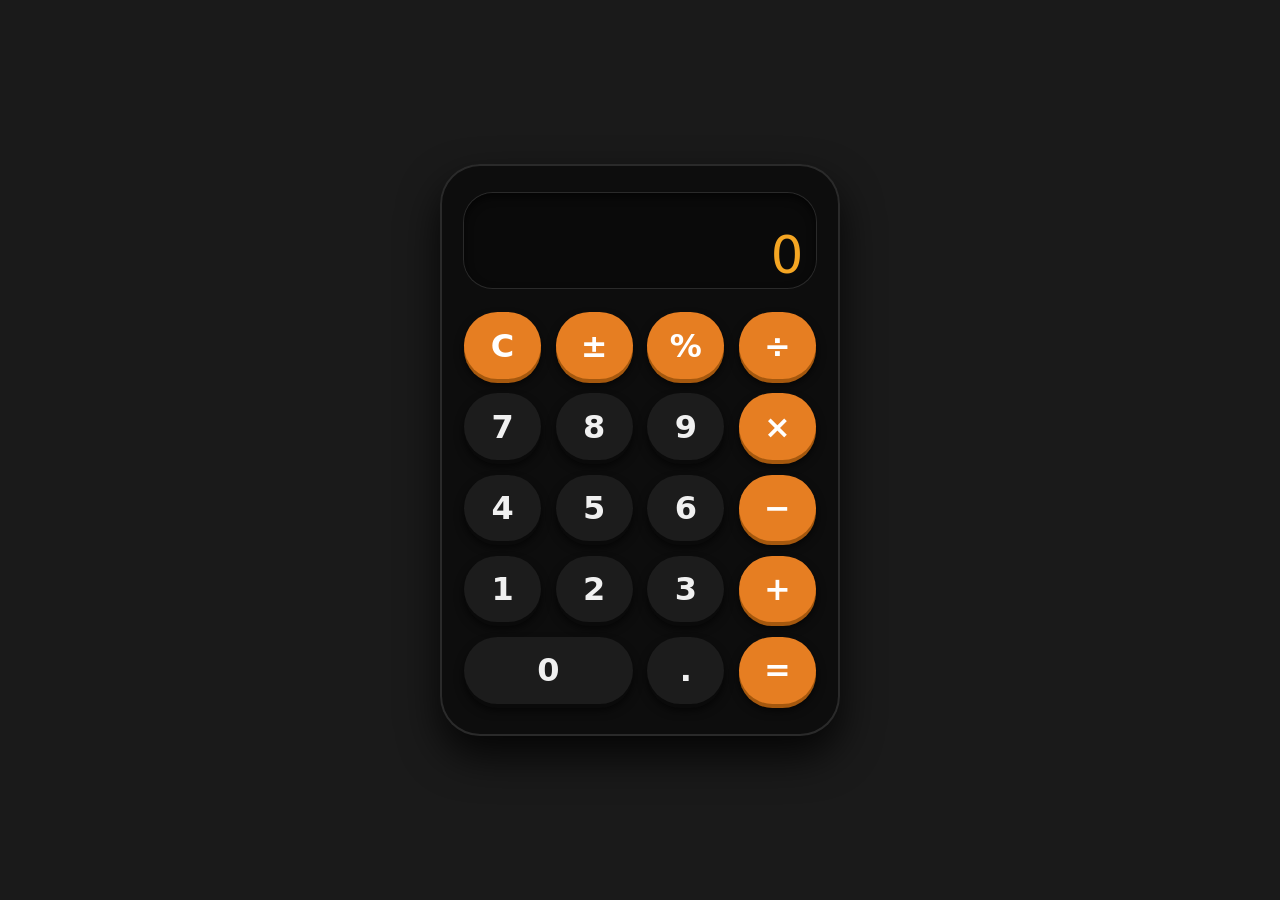
<file: calculator/index.html>
<!DOCTYPE html>
<html lang="en">
<head>
    <meta charset="UTF-8" />
    <meta name="viewport" content="width=device-width, initial-scale=1.0" />
    <title>Black & Orange Calculator</title>
    <link rel="stylesheet" href="style.css" />
</head>
<body>
    <div class="calculator">
        <div class="display">
            <div class="expression" id="expression"></div>
            <div class="result" id="result">0</div>
        </div>
        <div class="buttons">
            <!-- Row 1 -->
            <button class="btn orange" data-value="C">C</button>
            <button class="btn orange" data-value="±">±</button>
            <button class="btn orange" data-value="%">%</button>
            <button class="btn orange" data-value="÷">÷</button>

            <!-- Row 2 -->
            <button class="btn dark" data-value="7">7</button>
            <button class="btn dark" data-value="8">8</button>
            <button class="btn dark" data-value="9">9</button>
            <button class="btn orange" data-value="×">×</button>

            <!-- Row 3 -->
            <button class="btn dark" data-value="4">4</button>
            <button class="btn dark" data-value="5">5</button>
            <button class="btn dark" data-value="6">6</button>
            <button class="btn orange" data-value="−">−</button>

            <!-- Row 4 -->
            <button class="btn dark" data-value="1">1</button>
            <button class="btn dark" data-value="2">2</button>
            <button class="btn dark" data-value="3">3</button>
            <button class="btn orange" data-value="+">+</button>

            <!-- Row 5 -->
            <button class="btn dark zero" data-value="0">0</button>
            <button class="btn dark" data-value=".">.</button>
            <button class="btn orange equal" data-value="=">=</button>
        </div>
    </div>
    <script src="script.js"></script>
</body>
</html>
</file>
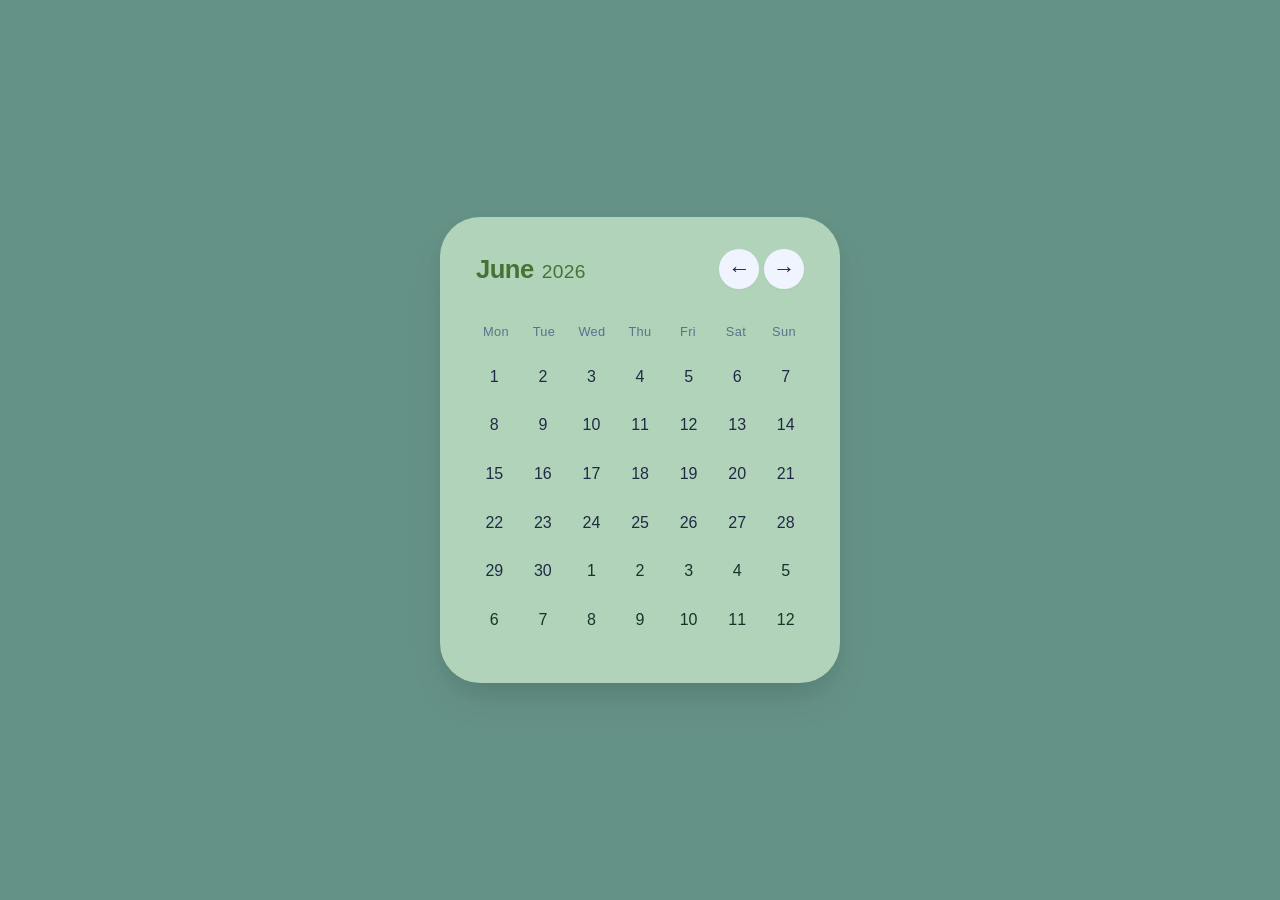
<file: miniCalender/index.html>
<!DOCTYPE html>
<html lang="en">
<head>
  <meta charset="UTF-8" />
  <meta name="viewport" content="width=device-width, initial-scale=1.0" />
  <title>Mini Calendar · June 2026</title>
  <!-- separate CSS file -->
  <link rel="stylesheet" href="style.css" />
</head>
<body>
  <div class="calendar">
    <!-- header: month + year + navigation -->
    <div class="calendar-header">
      <div class="month-year">
        <span class="month" id="monthDisplay">June</span>
        <span class="year" id="yearDisplay">2026</span>
      </div>
      <div class="nav-buttons">
        <button class="nav-btn" id="prevBtn" aria-label="Previous month">←</button>
        <button class="nav-btn" id="nextBtn" aria-label="Next month">→</button>
      </div>
    </div>

    <!-- weekday labels -->
    <div class="weekdays">
      <span>Mon</span>
      <span>Tue</span>
      <span>Wed</span>
      <span>Thu</span>
      <span>Fri</span>
      <span>Sat</span>
      <span>Sun</span>
    </div>

    <!-- days grid -->
    <div class="days-grid" id="daysGrid"></div>

    <!-- tiny footer (optional) -->
    <div class="calendar-footer"></div>
  </div>

  <!-- separate JavaScript file -->
  <script src="script.js"></script>
</body>
</html>
</file>
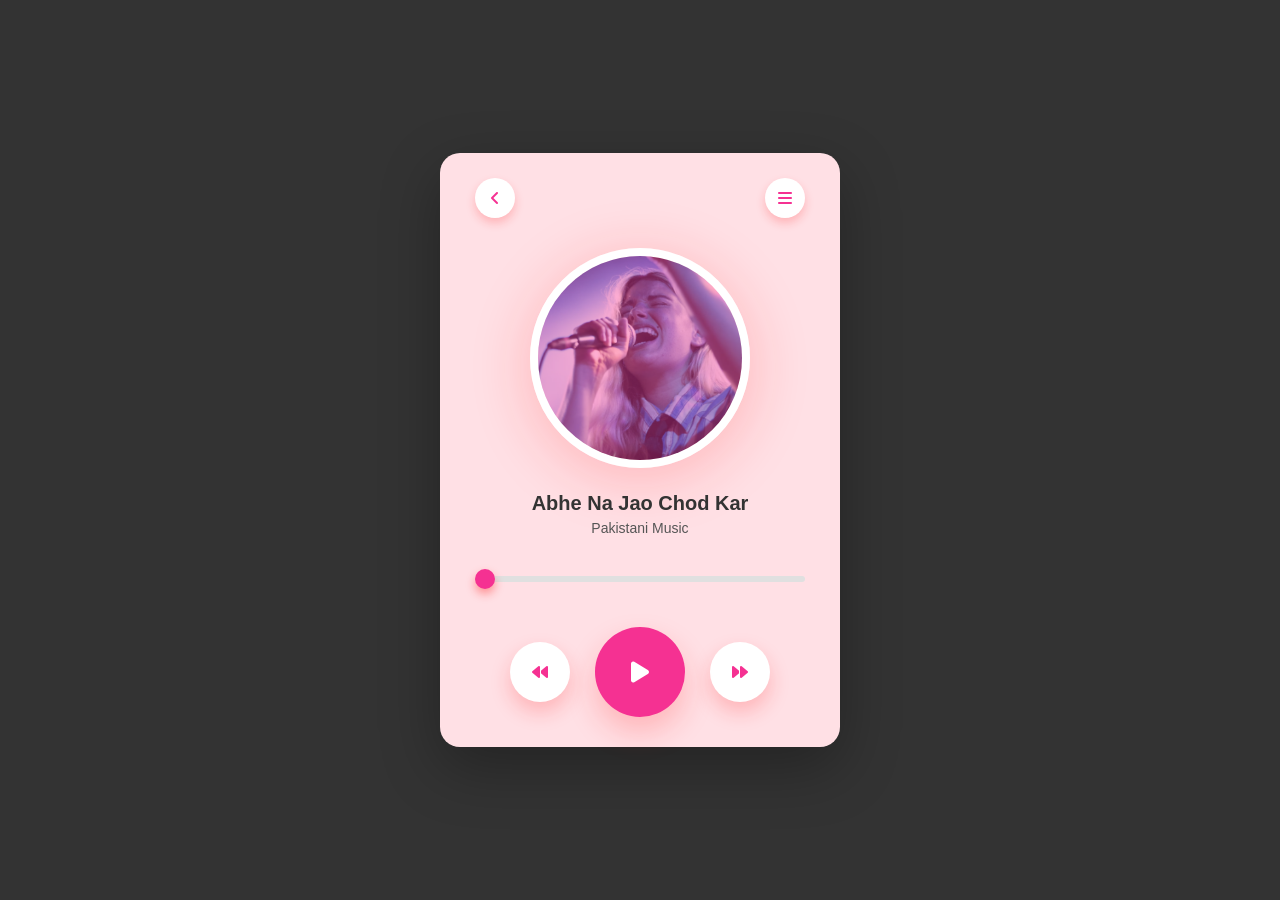
<file: musicPlayer/index.html>
<!DOCTYPE html>
<html lang="en">
<head>
    <meta charset="UTF-8">
    <meta name="viewport" content="width=device-width, initial-scale=1.0">
    <link rel="stylesheet" href="style.css">
    <link rel="stylesheet" href="https://cdnjs.cloudflare.com/ajax/libs/font-awesome/6.4.0/css/all.min.css">
    <title>Music Player Design</title>
</head>
<body>
    <div class="container">
        <div class="music-player">
            <nav> 
                <div class="circle">
                    <i class="fa-solid fa-angle-left"></i>
                </div>
                <div class="circle">
                    <i class="fa-solid fa-bars"></i>
                </div>
            </nav>
            <img src="468-thumbnail.png" class="song-img" alt="Song Cover">
            <h1>Abhe Na Jao Chod Kar</h1>
            <p>Pakistani Music</p>

            <audio id="song">
                <source src="https://www.soundhelix.com/examples/mp3/SoundHelix-Song-1.mp3" type="audio/mpeg">
            </audio>
            
            <input type="range" value="0" id="progress">
            
            <div class="controls">
                <div onclick="prevSong()"><i class="fa-solid fa-backward"></i></div>
                <div onclick="playPause()"><i class="fa-solid fa-play" id="ctrlIcon"></i></div>
                <div onclick="nextSong()"><i class="fa-solid fa-forward"></i></div>
            </div>
        </div>
    </div>
    <script src="script.js"></script>
</body>
</html>
</file>
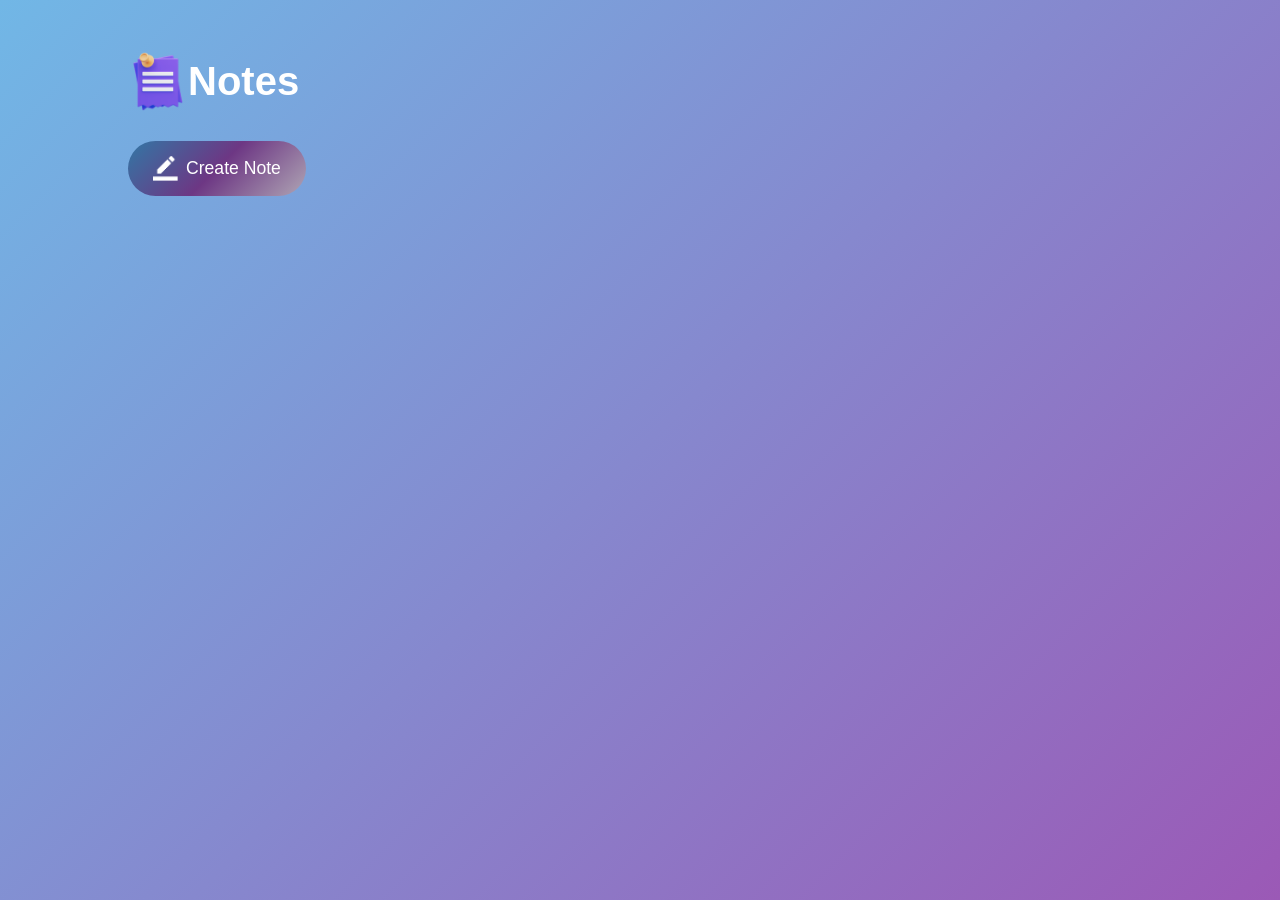
<file: notesGenerator/index.html>
<!DOCTYPE html>
<html lang="en">
<head>
    <meta charset="UTF-8">
    <meta name="viewport" content="width=device-width, initial-scale=1.0">
    <link rel="stylesheet" href="style.css">
    <title>Notes App</title>
</head>
<body>
    <div class="container">
        <h1><img src="notes.png" alt="Notes"> Notes</h1>
       <button class="btn"><img src="edit.png" alt="Notes" > Create Note</button>
       <div class="notes-container">
         <p contenteditable="true" class="input-box">
            <img src="delete.png" alt="">
         </p> 
       </div>
    </div>
</body>
<script src="script.js"></script>
</html>
</file>
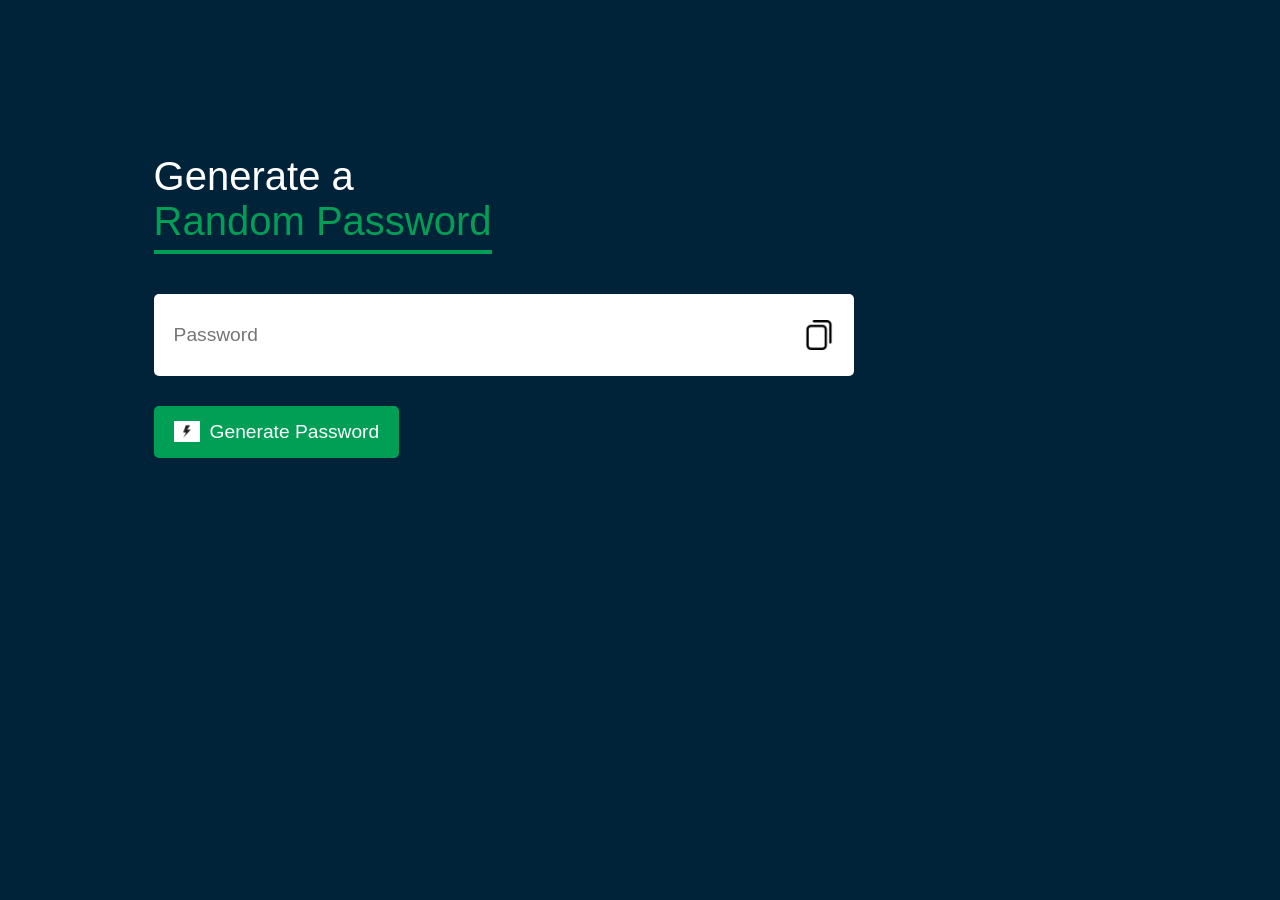
<file: password_generator/index.html>
<!DOCTYPE html>
<html lang="en">
<head>
    <meta charset="UTF-8">
    <meta name="viewport" content="width=device-width, initial-scale=1.0">
    <link rel="stylesheet" href="style.css">
    <title>Random Password Generator</title>
</head>
<body>
    <div class="container">
        <h1>Generate a <br> <span>Random Password</span></h1>
        <div class="display">
            <input type="text" id="password" placeholder="Password">
            <img src="1621635.png" alt="Copy" id="copyIcon" onclick="copyPassword()">
        </div>
        <button class="btn" onclick="createPassword()"> <img src="sarmi8-38.webp" alt="Generate"> Generate Password</button>
    </div>
</body>
<script src="app.js"></script>
</html>
</file>
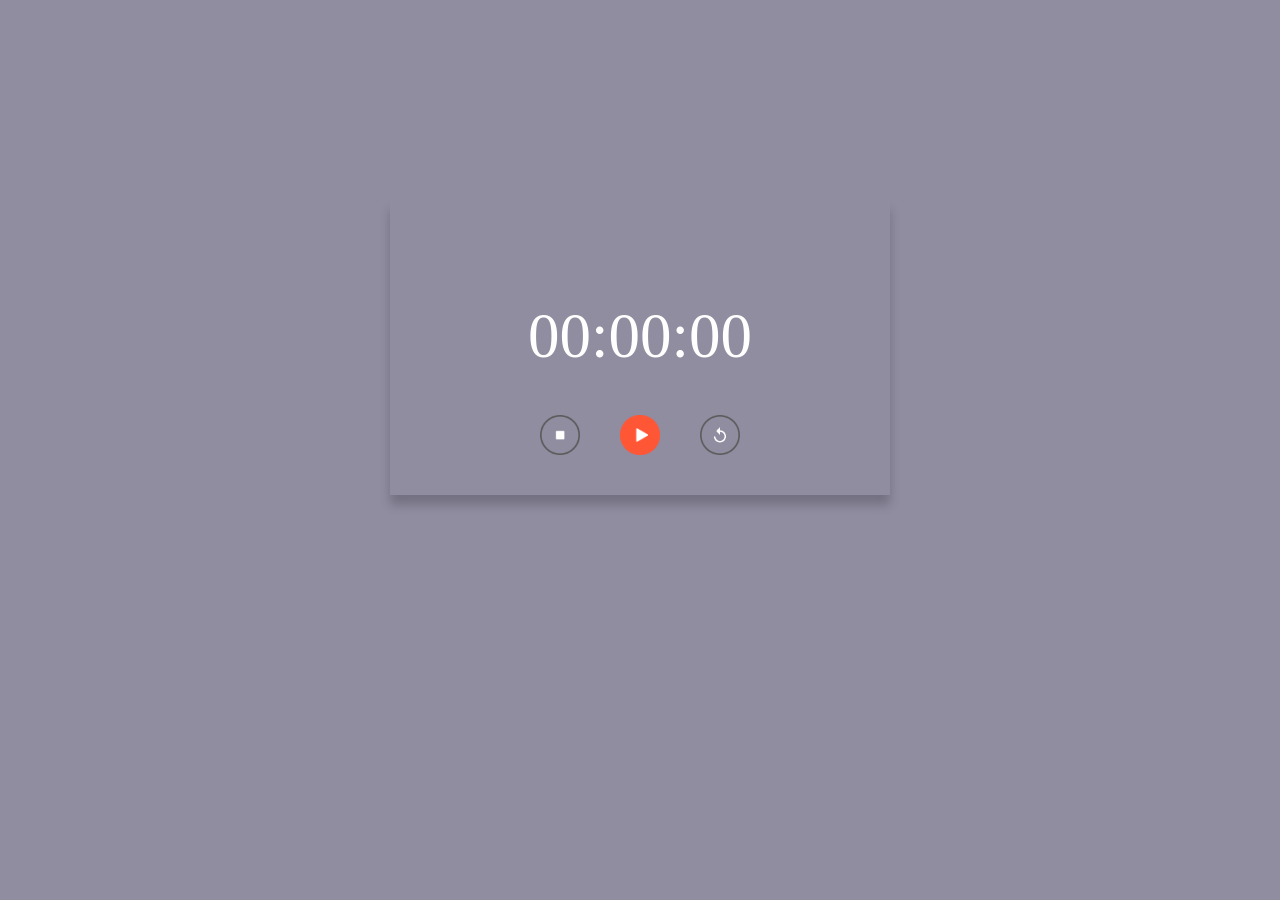
<file: stopWatch/index.html>
<!DOCTYPE html>
<html lang="en">
<head>
    <meta charset="UTF-8">
    <meta name="viewport" content="width=device-width, initial-scale=1.0">
    <link rel="stylesheet" href="style.css">
    <title> Stop Watch</title>
</head>
<body>
    <div class="stopwatch">
        <h1 id="displayTime">00:00:00</h1>
        <div class="buttons">
            <img src="stop.png" alt="" onclick="watchStop()">
            <img src="start.png" alt="" onclick="watchStart()">
            <img src="reset.png" alt="" onclick="watchReset()">
        </div>
    </div>
</body>
<script src="script.js"></script>
</html>
</file>
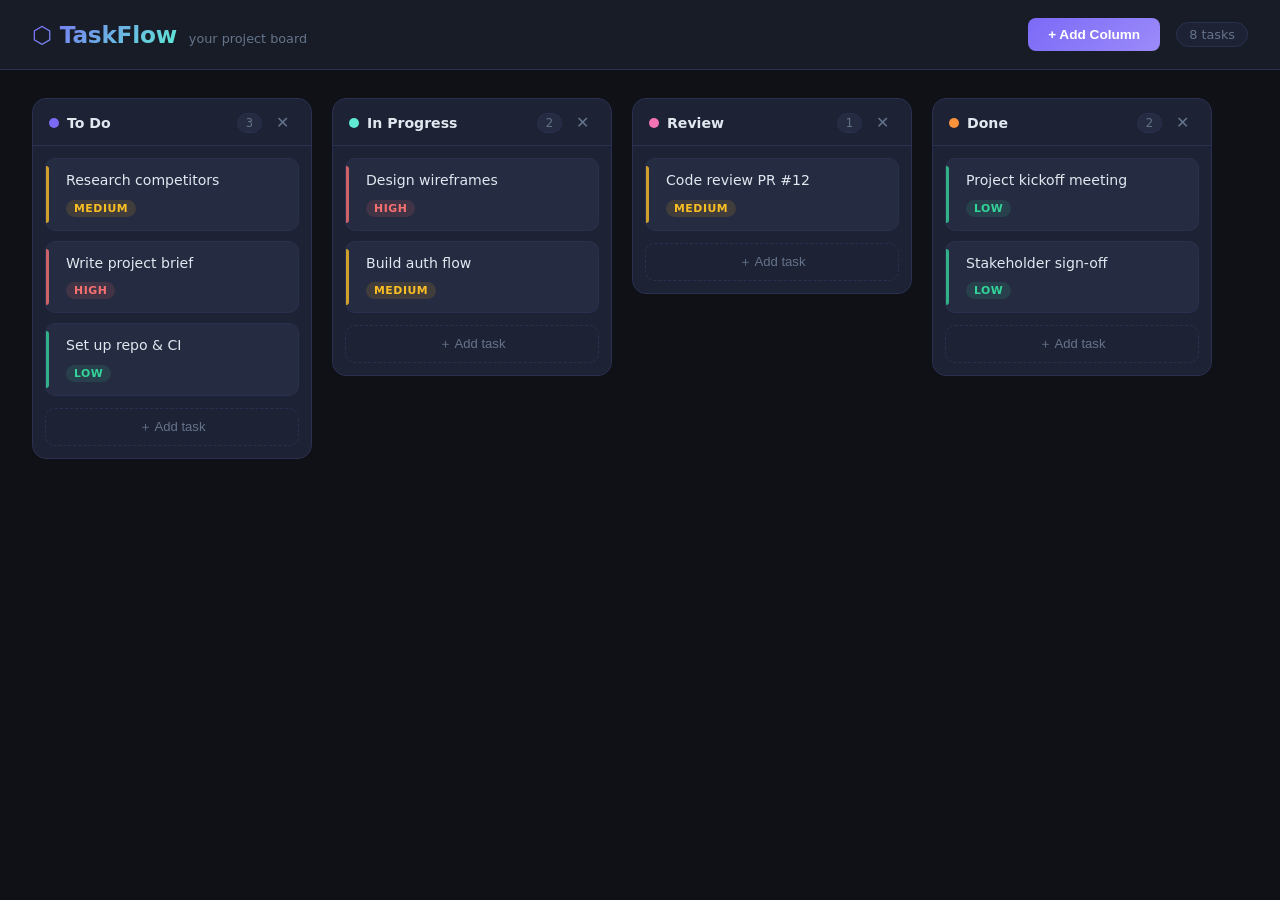
<file: TaskFlow/index.html>
<!DOCTYPE html>
<html lang="en">
<head>
  <meta charset="UTF-8" />
  <meta name="viewport" content="width=device-width, initial-scale=1.0"/>
  <title>TaskFlow — Drag & Drop Board</title>
  <link rel="stylesheet" href="style.css" />
</head>
<body>

  <!-- Header -->
  <header class="header">
    <div class="header-left">
      <span class="logo">⬡ TaskFlow</span>
      <span class="subtitle">your project board</span>
    </div>
    <div class="header-right">
      <button class="btn-add-col" id="addColBtn">+ Add Column</button>
      <span class="task-count" id="taskCount">0 tasks</span>
    </div>
  </header>

  <!-- Board -->
  <main class="board-wrapper">
    <div class="board" id="board">
      <!-- Columns injected by JS -->
    </div>
  </main>

  <!-- Add Column Modal -->
  <div class="modal-overlay" id="colModal">
    <div class="modal">
      <h3>New Column</h3>
      <label>Column Name</label>
      <input type="text" id="colNameInput" placeholder="e.g. In Review…" maxlength="30" />
      <div class="modal-actions">
        <button class="btn ghost" id="colCancel">Cancel</button>
        <button class="btn primary" id="colConfirm">Create</button>
      </div>
    </div>
  </div>

  <!-- Add Task Modal -->
  <div class="modal-overlay" id="taskModal">
    <div class="modal">
      <h3>New Task</h3>
      <label>Task title</label>
      <input type="text" id="taskTitleInput" placeholder="What needs doing?" maxlength="60" />
      <label>Priority</label>
      <div class="priority-picker" id="priorityPicker">
        <button class="pri-btn active" data-priority="low">🟢 Low</button>
        <button class="pri-btn" data-priority="medium">🟡 Medium</button>
        <button class="pri-btn" data-priority="high">🔴 High</button>
      </div>
      <div class="modal-actions">
        <button class="btn ghost" id="taskCancel">Cancel</button>
        <button class="btn primary" id="taskConfirm">Add Task</button>
      </div>
    </div>
  </div>

  <!-- Toast -->
  <div class="toast" id="toast"></div>

  <script src="script.js"></script>
</body>
</html>
</file>
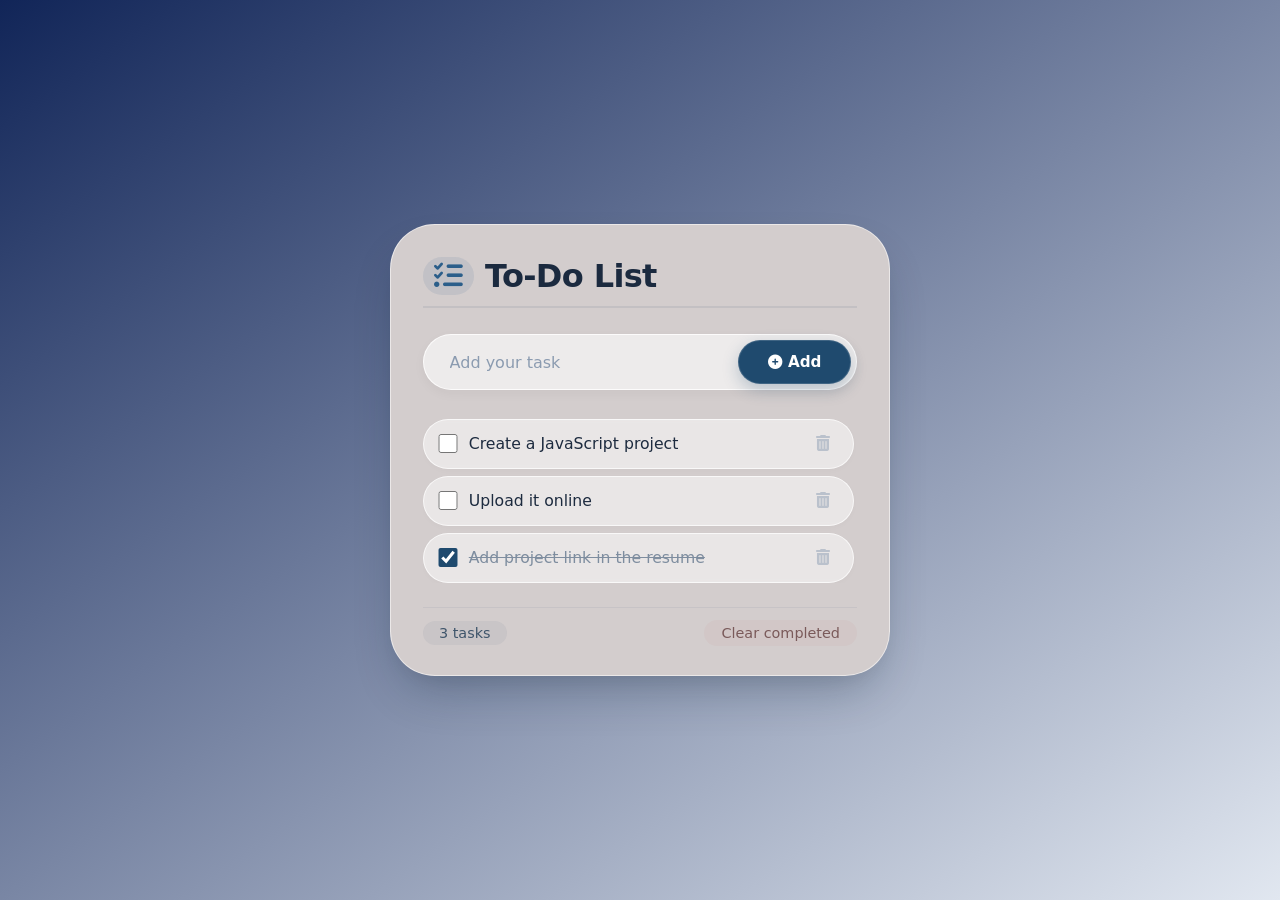
<file: todoApp/index.html>
<!DOCTYPE html>
<html lang="en">
<head>
  <meta charset="UTF-8" />
  <meta name="viewport" content="width=device-width, initial-scale=1.0" />
  <title>To-Do List · Multi-file</title>
  <!-- Font Awesome (optional but nice) -->
  <link rel="stylesheet" href="https://cdnjs.cloudflare.com/ajax/libs/font-awesome/6.0.0-beta3/css/all.min.css" />
  <!-- separate CSS -->
  <link rel="stylesheet" href="style.css" />
</head>
<body>
  <div class="todo-card">
    <h1>
      <i class="fas fa-list-check"></i> 
      To-Do List
    </h1>

    <!-- Add task row -->
    <div class="add-section">
      <input type="text" id="taskInput" placeholder="Add your task" />
      <button id="addBtn">
        <i class="fas fa-plus-circle"></i> Add
      </button>
    </div>

    <!-- Task list -->
    <ul class="task-list" id="taskList">
      <!-- static demo tasks (mirroring the screenshot) -->
      <li class="task-item" data-id="1">
        <input type="checkbox" class="task-checkbox" />
        <span class="task-text">Create a JavaScript project</span>
        <button class="delete-btn"><i class="fas fa-trash-alt"></i></button>
      </li>
      <li class="task-item" data-id="2">
        <input type="checkbox" class="task-checkbox" />
        <span class="task-text">Upload it online</span>
        <button class="delete-btn"><i class="fas fa-trash-alt"></i></button>
      </li>
      <li class="task-item completed" data-id="3">
        <input type="checkbox" class="task-checkbox" checked />
        <span class="task-text">Add project link in the resume</span>
        <button class="delete-btn"><i class="fas fa-trash-alt"></i></button>
      </li>
    </ul>

    <!-- tiny footer (just to match the vibe) -->
    <div class="todo-footer">
      <span class="task-counter" id="taskCounter">3 tasks</span>
      <span class="clear-btn" id="clearCompleted">Clear completed</span>
    </div>
  </div>

  <!-- separate JavaScript -->
  <script src="script.js"></script>
</body>
</html>
</file>
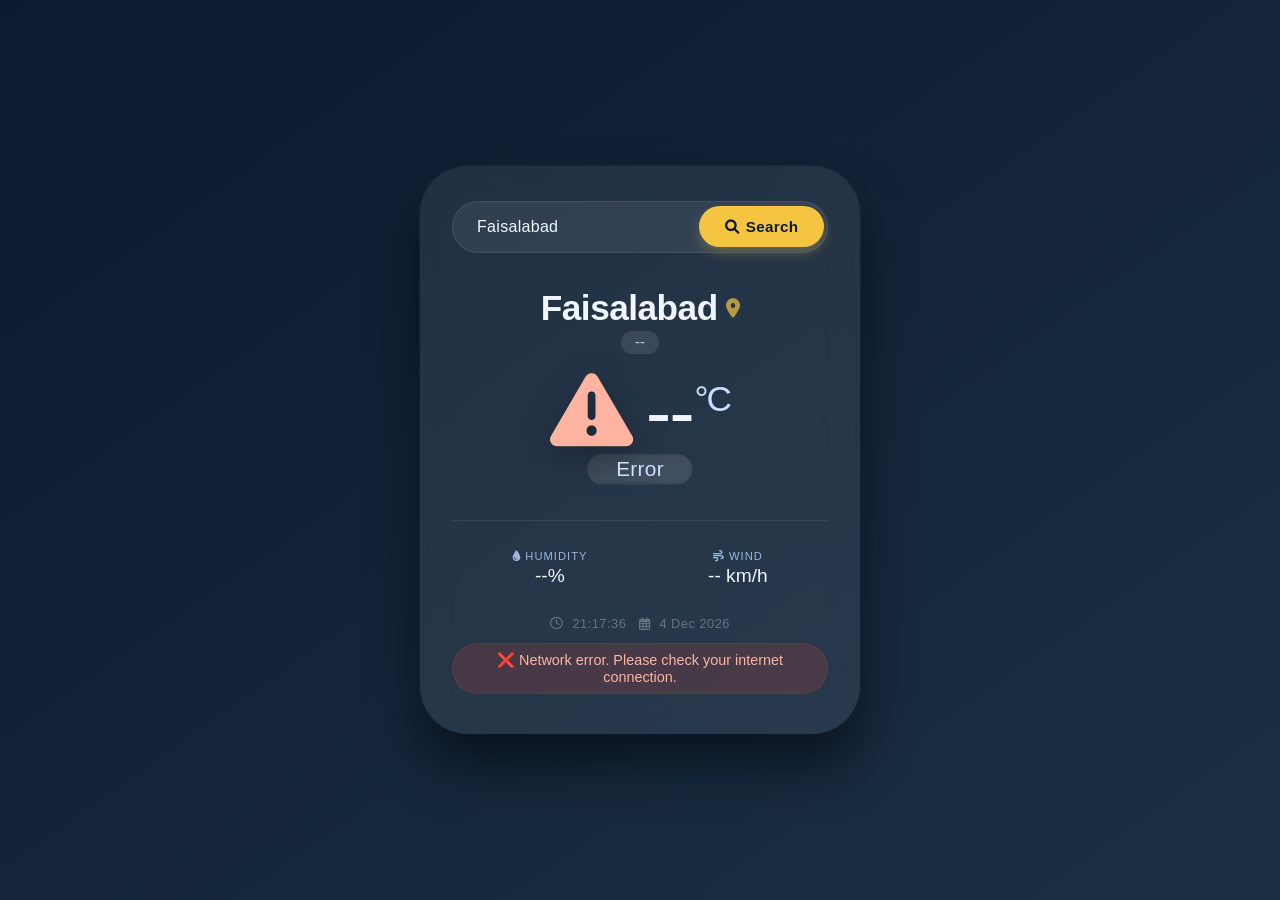
<file: weatherApp/index.html>
<!DOCTYPE html>
<html lang="en">
<head>
    <meta charset="UTF-8" />
    <meta name="viewport" content="width=device-width, initial-scale=1.0" />
    <title>Weather App · Real Data</title>
    <link rel="stylesheet" href="https://cdnjs.cloudflare.com/ajax/libs/font-awesome/6.0.0-beta3/css/all.min.css" />
    <link rel="stylesheet" href="style.css" />
</head>
<body>
    <div class="weather-card">
        <div class="search-box">
            <input type="text" id="cityInput" placeholder="Search city... e.g. London" value="Bangalore" />
            <button id="searchBtn"><i class="fas fa-magnifying-glass"></i> Search</button>
        </div>

        <div class="weather-display" id="weatherDisplay">
            <div class="city-name" id="cityName">
                <i class="fas fa-spinner fa-spin"></i> Loading...
            </div>
            <span class="country-tag" id="countryTag">--</span>

            <div class="weather-icon-temp">
                <span class="weather-icon" id="weatherIcon"><i class="fas fa-circle-notch fa-spin"></i></span>
                <span class="temperature" id="temperature">--<sup>°C</sup></span>
            </div>
            <div class="condition-text" id="conditionText">--</div>

            <div class="extra-stats">
                <div class="stat-item">
                    <span class="stat-label"><i class="fas fa-droplet"></i> Humidity</span>
                    <span class="stat-value" id="humidity">--%</span>
                </div>
                <div class="stat-item">
                    <span class="stat-label"><i class="fas fa-wind"></i> Wind</span>
                    <span class="stat-value" id="windSpeed">-- km/h</span>
                </div>
            </div>

            <div class="time-note">
                <span><i class="far fa-clock"></i> <span id="currentTime">--:--:--</span></span>
                <span><i class="far fa-calendar-alt"></i> <span id="currentDate">--</span></span>
            </div>
        </div>

        <div id="errorMessage" class="error-msg" style="display: none;"></div>
    </div>

    <script src="config.js"></script>
    <script src="app.js"></script>
</body>
</html>
</file>
<file: calculator/style.css>
* {
    margin: 0;
    padding: 0;
    box-sizing: border-box;
    font-family: 'Segoe UI', Roboto, system-ui, sans-serif;
}

body {
    min-height: 100vh;
    display: flex;
    justify-content: center;
    align-items: center;
    background: #1a1a1a;
    padding: 1rem;
}

.calculator {
    background: #0d0d0d;
    border-radius: 2.5rem;
    padding: 1.8rem 1.5rem 2rem;
    box-shadow: 0 20px 40px rgba(0, 0, 0, 0.8), 0 0 0 2px #2a2a2a inset;
    max-width: 400px;
    width: 100%;
}

.display {
    background: #0a0a0a;
    border-radius: 1.8rem;
    padding: 0.2rem 0.8rem 0.1rem;
    margin-bottom: 1.5rem;
    min-height: 5.8rem;
    box-shadow: inset 0 4px 8px rgba(0, 0, 0, 0.6), 0 0 0 1px #2a2a2a;
    display: flex;
    flex-direction: column;
    justify-content: flex-end;
    align-items: flex-end;
    overflow-x: auto;
    white-space: nowrap;
}

.expression {
    font-size: 1.3rem;
    color: #d4851f;
    opacity: 0.85;
    font-weight: 400;
    min-height: 1.8rem;
    line-height: 1.2;
    width: 100%;
    text-align: right;
    padding-right: 0.1rem;
    word-break: break-all;
    white-space: nowrap;
    overflow: hidden;
    text-overflow: ellipsis;
}

.result {
    font-size: 3.2rem;
    font-weight: 500;
    color: #f5a623;
    line-height: 1.2;
    width: 100%;
    text-align: right;
}

.buttons {
    display: grid;
    grid-template-columns: repeat(4, 1fr);
    gap: 0.9rem;
}

.btn {
    background: #1e1e1e;
    border: none;
    border-radius: 4rem;
    font-size: 2rem;
    font-weight: 600;
    color: #f0f0f0;
    padding: 0.9rem 0;
    cursor: pointer;
    box-shadow: 0 4px 0 #0a0a0a, 0 6px 10px rgba(0, 0, 0, 0.6);
    transition: all 0.08s ease;
    text-align: center;
    user-select: none;
    display: flex;
    justify-content: center;
    align-items: center;
}

.btn:active {
    transform: translateY(3px);
    box-shadow: 0 1px 0 #0a0a0a;
}

.btn.dark {
    background: #1c1c1c;
    color: #f0f0f0;
    box-shadow: 0 4px 0 #0a0a0a, 0 6px 10px rgba(0, 0, 0, 0.7);
}
.btn.dark:active {
    background: #2a2a2a;
}

.btn.orange {
    background: #e67e22;
    color: #fff;
    box-shadow: 0 4px 0 #a5580e, 0 6px 10px rgba(0, 0, 0, 0.7);
}
.btn.orange:active {
    background: #d35400;
    box-shadow: 0 1px 0 #a5580e;
}

.zero {
    grid-column: span 2;
    padding: 0.9rem 0;
}

.equal {
    background: #e67e22;
    box-shadow: 0 4px 0 #a5580e, 0 6px 10px rgba(0, 0, 0, 0.7);
}

@media (hover: hover) {
    .btn:hover {
        filter: brightness(1.2);
    }
    .btn.orange:hover {
        background: #f39c12;
    }
}

@media (max-width: 420px) {
    .calculator {
        padding: 1.2rem 1rem 1.5rem;
        border-radius: 2rem;
    }
    .result {
        font-size: 2.6rem;
    }
    .expression {
        font-size: 1.1rem;
    }
    .display {
        min-height: 5rem;
        padding: 0.2rem 0.6rem;
    }
    .btn {
        font-size: 1.6rem;
        padding: 0.7rem 0;
        border-radius: 3rem;
    }
    .buttons {
        gap: 0.7rem;
    }
}
</file>
<file: miniCalender/style.css>
/* style.css – clean, minimal, responsive */
* {
  margin: 0;
  padding: 0;
  box-sizing: border-box;
  font-family: 'Inter', -apple-system, BlinkMacSystemFont, 'Segoe UI', Roboto, Helvetica, Arial, sans-serif;
}

body {
  min-height: 100vh;
  display: flex;
  justify-content: center;
  align-items: center;
  background: #659287;
  padding: 1rem;
}

.calendar {
  background: #B1D3B9;
  border-radius: 2.5rem;
  box-shadow: 0 20px 40px -12px rgba(0, 0, 0, 0.15), 0 8px 24px -6px rgba(0, 0, 0, 0.05);
  padding: 2rem 2rem 1.8rem;
  max-width: 400px;
  width: 100%;
  transition: all 0.2s ease;
}

/* header: month + year + nav */
.calendar-header {
  display: flex;
  align-items: center;
  justify-content: space-between;
  margin-bottom: 1.75rem;
  padding: 0 0.25rem;
}

.calendar-header .month-year {
  display: flex;
  align-items: baseline;
  gap: 0.5rem;
}

.calendar-header .month {
  font-size: 1.6rem;
  font-weight: 600;
  color: #467235;
  letter-spacing: -0.02em;
}

.calendar-header .year {
  font-size: 1.2rem;
  font-weight: 450;
  color: #467235;
  letter-spacing: 0.02em;
}

.nav-buttons {
  display: flex;
  gap: 0.3rem;
}

.nav-btn {
  background: #f0f4fe;
  border: none;
  width: 2.5rem;
  height: 2.5rem;
  border-radius: 40px;
  font-size: 1.4rem;
  line-height: 1;
  color: #1f2a44;
  cursor: pointer;
  transition: 0.2s;
  display: flex;
  align-items: center;
  justify-content: center;
  box-shadow: 0 2px 4px rgba(0,0,0,0.02);
}

.nav-btn:hover {
  background: #e0e9fe;
  transform: scale(0.96);
}

.nav-btn:active {
  background: #c8d6f5;
}

/* weekday labels */
.weekdays {
  display: grid;
  grid-template-columns: repeat(7, 1fr);
  text-align: center;
  margin-bottom: 0.6rem;
  font-weight: 500;
  font-size: 0.8rem;
  letter-spacing: 0.03em;
  color: #5e6f8d;
}

.weekdays span {
  padding: 0.4rem 0;
  border-radius: 40px;
}

/* days grid */
.days-grid {
  display: grid;
  grid-template-columns: repeat(7, 1fr);
  gap: 4px;
}

.day-cell {
  aspect-ratio: 1 / 1;
  display: flex;
  align-items: center;
  justify-content: center;
  font-size: 1rem;
  font-weight: 450;
  color: #1f2a44;
  background: transparent;
  border-radius: 40px;
  transition: 0.1s ease;
  cursor: default;
}

/* empty / other-month cells */
.day-cell.other-month {
  color: #1A312C;
}

/* today highlight (matches screenshot: 13 June 2026) */
.day-cell.today {
  background: #1f2a44;
  color: white;
  font-weight: 550;
  box-shadow: 0 4px 8px rgba(26, 40, 70, 0.12);
}

/* subtle hover for interactive feel */
.day-cell:not(.other-month):not(.today):hover {
  background: #f0f4fe;
}

.calendar-footer {
  margin-top: 0.5rem;
  height: 4px;
}
</file>
<file: musicPlayer/style.css>
* {
    margin: 0;
    padding: 0;
    font-family: 'Poppins', sans-serif;
    box-sizing: border-box;
}

.container {
    width: 100%;
    min-height: 100vh;
    background: #333;
    display: flex;
    justify-content: center;
    align-items: center;
    flex-wrap: wrap;
}

.music-player {
    background: #ffe0e5;
    width: 400px;
    padding: 25px 35px;
    text-align: center;
    border-radius: 20px;
    box-shadow: 0 20px 60px rgba(0,0,0,0.3);
}

nav {
    display: flex;
    justify-content: space-between;
    margin-bottom: 30px;
}

nav .circle {
    border-radius: 50%;
    width: 40px;
    height: 40px;
    background: #fff;
    color: #f53192;
    box-shadow: 0 5px 10px rgba(255, 26, 26, 0.22);
    cursor: pointer;
    display: flex;
    align-items: center;
    justify-content: center;
    transition: all 0.3s;
}

nav .circle:hover {
    transform: scale(1.1);
    background: #f53192;
    color: #fff;
}

.song-img {
    width: 220px;
    height: 220px;
    border-radius: 50%;
    border: 8px solid #fff;
    box-shadow: 0 10px 60px rgba(255, 26, 26, 0.22);
    object-fit: cover;
}

.music-player h1 {
    font-size: 20px;
    font-weight: 600;
    color: #333;
    margin-top: 20px;
}

.music-player p {
    font-size: 14px;
    color: #555;
    margin-top: 5px;
}

#progress {
    -webkit-appearance: none;
    width: 100%;
    height: 6px;
    background: linear-gradient(to right, #f53192 0%, #f53192 0%, #e0e0e0 0%, #e0e0e0 100%);
    border-radius: 4px;
    cursor: pointer;
    margin: 40px 0;
}

#progress::-webkit-slider-thumb {
    -webkit-appearance: none;
    width: 20px;
    height: 20px;
    border-radius: 50%;
    background: #f53192;
    box-shadow: 0 5px 10px rgba(255, 26, 26, 0.4);
}

#progress::-moz-range-thumb {
    width: 20px;
    height: 20px;
    border-radius: 50%;
    background: #f53192;
    box-shadow: 0 5px 10px rgba(255, 26, 26, 0.4);
    border: none;
}

.controls {
    display: flex;
    justify-content: center;
    align-items: center;
}

.controls div {
    width: 60px;
    height: 60px;
    margin: 20px;
    background: #fff;
    display: inline-flex;
    align-items: center;
    justify-content: center;
    border-radius: 50%;
    color: #f53192;
    box-shadow: 0 10px 20px rgba(255, 26, 26, 0.22);
    cursor: pointer;
    transition: all 0.3s;
}

.controls div:hover {
    transform: scale(1.1);
}

.controls div:nth-child(2) {
    transform: scale(1.5);
    background: #f53192;
    color: #fff;
}

.controls div:nth-child(2):hover {
    transform: scale(1.6);
}
</file>
<file: notesGenerator/style.css>
*{
    margin: 0;
    padding: 0; 
    font-family: 'Poppins', sans-serif;
    box-sizing: border-box;
}
.container{
    width: 100%;
    min-height: 100vh;
    background: linear-gradient(135deg, #71b7e6, #9b59b6); 
    color: #fff;
    padding-top: 4%;
    padding-left: 10%;      
}
.container h1{
    display: flex;
    align-items: center;
    font-size: 2.5rem;
    font-weight: 600;
}
.container h1 img{
    width: 60px
}
.container button img{
    width: 25px;
    margin-right: 8px;
}
.container button{
    display: flex;
    align-items: center;    
    background: linear-gradient(135deg, #3277a5, #6d3784 , #afa5b4);
    color: #fff;
    font-size: 1.1rem;
    outline: 0;
    border: 0;
    border-radius: 40px;
    padding: 15px 25px;
    margin: 30px 0 20px;
    cursor: pointer;
}
.input-box{
    position: relative;
    width: 100%;
    max-width: 500px;
    min-height: 150px;
    background: #fff;
    color: #333;
    padding: 20px;
    margin:20px 0;
    outline: 0;
    border-radius: 5px;
}
.input-box img{
    width: 30px;
    position: absolute;
    right: 20px;
    top: 80%;
    cursor: pointer;
}
</file>
<file: password_generator/style.css>
*{
    margin: 0;
    padding: 0;
    box-sizing: border-box;
    font-family: 'Poppins', sans-serif;
}
body{
    background: #002339;
    color: #fff;
}
.container{
    margin: 12%;
    width : 90%;
    max-width : 700px;
}
.display{
    width: 100%;
    margin-top: 50px;
    margin-bottom: 30px;
    background: #fff;
    color: #333;
    display: flex;
    align-items: center;
    justify-content: space-between;
    padding: 26px 20px;
    border-radius: 5px;
}
.container h1{
    font-size: 2.5rem;
    font-weight: 500;
}
.container h1 span{
    color: #019f55;
    border-bottom: 4px solid #019f55;
    padding-bottom: 7px;
}
.display img{
    width: 30px;
    cursor: pointer;
}
.display input{
    border: 0;
    outline: 0;
    font-size: 1.2rem;
    background: transparent;
}
.container button img{
   width: 26px;
   margin-right: 10px; 
}
.container button{
    border: 0;
    outline: 0;
    background: #019f55;
    color: #fff;
    font-size: 1.2rem;
    font-weight: 300;
    display: flex;
    align-items: center;
    justify-content: center;
    padding: 15px 20px;
    cursor: pointer;
    border-radius: 5px;
}
</file>
<file: stopWatch/style.css>
@import url('https://fonts.googleapis.com/css2?family=Courier+Prime:ital,wght@0,400;0,700;1,400;1,700&display=swap');

body{
    background: #908da1;
}
.stopwatch{
    width: 80%;
    max-width: 500px;
    background-image: linear-gradient(rgba(0,0,0,0.8)), url(background.png);
    background-size: cover;
    background-position: center;
    text-align: center;
    padding: 40px 0;
    color: #fff;
    margin: 200px auto 0;
    box-shadow: 0 10px 10px rgba(0,0,0,0.2);
}
.stopwatch h1{
    margin-top: 60px;
    font-size: 63px;
    font-weight: 300;
}
.buttons{
    display: flex;
    align-items: center;
    justify-content: center;
}
.buttons img{
    width: 40px;
    margin: 0 20px;
    cursor: pointer;
}
</file>
<file: TaskFlow/style.css>
/* ── Tokens ─────────────────────────────────────── */
:root {
  --bg:         #0f1117;
  --surface:    #181c27;
  --col-bg:     #1e2235;
  --col-border: #2a3050;
  --card-bg:    #252b40;
  --card-hover: #2e3550;
  --accent:     #7c6af7;
  --accent2:    #5eead4;
  --accent3:    #f472b6;
  --text:       #e2e8f0;
  --muted:      #64748b;
  --low:        #34d399;
  --medium:     #fbbf24;
  --high:       #f87171;
  --radius:     14px;
  --card-r:     10px;
  --shadow:     0 4px 24px rgba(0,0,0,0.4);
  --trans:      0.22s ease;
}

/* ── Reset ──────────────────────────────────────── */
*, *::before, *::after { box-sizing: border-box; margin: 0; padding: 0; }

body {
  font-family: 'Segoe UI', system-ui, sans-serif;
  background: var(--bg);
  color: var(--text);
  min-height: 100vh;
  display: flex;
  flex-direction: column;
  overflow-x: hidden;
}

/* ── Header ─────────────────────────────────────── */
.header {
  display: flex;
  align-items: center;
  justify-content: space-between;
  padding: 18px 32px;
  background: var(--surface);
  border-bottom: 1px solid var(--col-border);
  flex-shrink: 0;
  gap: 16px;
  flex-wrap: wrap;
}

.header-left { display: flex; align-items: baseline; gap: 12px; }

.logo {
  font-size: 1.45rem;
  font-weight: 700;
  background: linear-gradient(135deg, var(--accent) 0%, var(--accent2) 100%);
  -webkit-background-clip: text;
  -webkit-text-fill-color: transparent;
  background-clip: text;
  letter-spacing: -0.01em;
}

.subtitle { font-size: 0.8rem; color: var(--muted); }

.header-right { display: flex; align-items: center; gap: 16px; }

.task-count {
  font-size: 0.8rem;
  color: var(--muted);
  background: var(--col-bg);
  padding: 4px 12px;
  border-radius: 50px;
  border: 1px solid var(--col-border);
}

/* ── Buttons ────────────────────────────────────── */
.btn-add-col {
  background: linear-gradient(135deg, var(--accent), #9b8bf9);
  color: #fff;
  border: none;
  padding: 9px 20px;
  border-radius: 8px;
  font-size: 0.85rem;
  font-weight: 600;
  cursor: pointer;
  transition: opacity var(--trans), transform 0.15s;
}
.btn-add-col:hover { opacity: 0.88; transform: translateY(-1px); }

.btn {
  padding: 9px 20px;
  border-radius: 8px;
  font-size: 0.85rem;
  font-weight: 600;
  cursor: pointer;
  border: none;
  transition: all var(--trans);
}
.btn.primary { background: var(--accent); color: #fff; }
.btn.primary:hover { background: #9b8bf9; }
.btn.ghost {
  background: transparent;
  color: var(--muted);
  border: 1px solid var(--col-border);
}
.btn.ghost:hover { color: var(--text); border-color: var(--muted); }

/* ── Board ──────────────────────────────────────── */
.board-wrapper {
  flex: 1;
  overflow-x: auto;
  padding: 28px 32px 40px;
}

.board {
  display: flex;
  gap: 20px;
  align-items: flex-start;
  min-height: 70vh;
}

/* ── Column ─────────────────────────────────────── */
.column {
  background: var(--col-bg);
  border: 1px solid var(--col-border);
  border-radius: var(--radius);
  width: 280px;
  flex-shrink: 0;
  display: flex;
  flex-direction: column;
  max-height: calc(100vh - 140px);
  transition: box-shadow var(--trans);
}

.column.drag-over {
  border-color: var(--accent);
  box-shadow: 0 0 0 2px rgba(124,106,247,0.3), var(--shadow);
}

/* Column header */
.col-header {
  display: flex;
  align-items: center;
  justify-content: space-between;
  padding: 14px 16px 12px;
  border-bottom: 1px solid var(--col-border);
  gap: 8px;
}

.col-title-wrap { display: flex; align-items: center; gap: 8px; flex: 1; min-width: 0; }

.col-dot {
  width: 10px;
  height: 10px;
  border-radius: 50%;
  flex-shrink: 0;
}

.col-title {
  font-size: 0.88rem;
  font-weight: 600;
  color: var(--text);
  white-space: nowrap;
  overflow: hidden;
  text-overflow: ellipsis;
}

.col-count {
  font-size: 0.72rem;
  background: var(--card-bg);
  color: var(--muted);
  padding: 2px 8px;
  border-radius: 50px;
  border: 1px solid var(--col-border);
  flex-shrink: 0;
}

.col-actions { display: flex; gap: 4px; flex-shrink: 0; }

.col-btn {
  background: none;
  border: none;
  color: var(--muted);
  font-size: 1rem;
  cursor: pointer;
  padding: 2px 6px;
  border-radius: 6px;
  transition: color var(--trans), background var(--trans);
  line-height: 1;
}
.col-btn:hover { color: var(--text); background: var(--card-bg); }
.col-btn.delete:hover { color: var(--high); }

/* Task list */
.task-list {
  padding: 12px;
  display: flex;
  flex-direction: column;
  gap: 10px;
  flex: 1;
  overflow-y: auto;
  min-height: 60px;
  scrollbar-width: thin;
  scrollbar-color: var(--col-border) transparent;
}

/* Add task button */
.add-task-btn {
  margin: 0 12px 12px;
  padding: 9px;
  border: 1px dashed var(--col-border);
  border-radius: var(--card-r);
  background: none;
  color: var(--muted);
  font-size: 0.82rem;
  cursor: pointer;
  text-align: center;
  transition: all var(--trans);
  flex-shrink: 0;
}
.add-task-btn:hover {
  border-color: var(--accent);
  color: var(--accent);
  background: rgba(124,106,247,0.06);
}

/* Drop placeholder */
.drop-placeholder {
  height: 58px;
  border: 2px dashed var(--accent);
  border-radius: var(--card-r);
  background: rgba(124,106,247,0.07);
  pointer-events: none;
  flex-shrink: 0;
}

/* ── Task Card ──────────────────────────────────── */
.task-card {
  background: var(--card-bg);
  border: 1px solid var(--col-border);
  border-radius: var(--card-r);
  padding: 12px 14px;
  cursor: grab;
  user-select: none;
  transition: transform var(--trans), box-shadow var(--trans), background var(--trans);
  position: relative;
  display: flex;
  flex-direction: column;
  gap: 8px;
}

.task-card:hover {
  background: var(--card-hover);
  transform: translateY(-2px);
  box-shadow: 0 6px 20px rgba(0,0,0,0.3);
}

.task-card.dragging {
  opacity: 0.45;
  transform: scale(0.97);
  cursor: grabbing;
}

/* Priority stripe */
.task-card::before {
  content: '';
  position: absolute;
  left: 0; top: 10%; bottom: 10%;
  width: 3px;
  border-radius: 0 3px 3px 0;
  background: var(--stripe-color, var(--muted));
  opacity: 0.8;
}

.task-card[data-priority="low"]    { --stripe-color: var(--low); }
.task-card[data-priority="medium"] { --stripe-color: var(--medium); }
.task-card[data-priority="high"]   { --stripe-color: var(--high); }

.task-title {
  font-size: 0.88rem;
  font-weight: 500;
  color: var(--text);
  line-height: 1.4;
  padding-left: 6px;
}

.task-footer {
  display: flex;
  align-items: center;
  justify-content: space-between;
  padding-left: 6px;
}

.priority-tag {
  font-size: 0.68rem;
  font-weight: 600;
  padding: 2px 8px;
  border-radius: 50px;
  text-transform: uppercase;
  letter-spacing: 0.05em;
}

.priority-tag.low    { background: rgba(52,211,153,0.12); color: var(--low); }
.priority-tag.medium { background: rgba(251,191,36,0.12);  color: var(--medium); }
.priority-tag.high   { background: rgba(248,113,113,0.12); color: var(--high); }

.task-delete {
  background: none;
  border: none;
  color: var(--muted);
  font-size: 0.8rem;
  cursor: pointer;
  padding: 2px 5px;
  border-radius: 5px;
  opacity: 0;
  transition: all var(--trans);
}
.task-card:hover .task-delete { opacity: 1; }
.task-delete:hover { color: var(--high); background: rgba(248,113,113,0.1); }

/* ── Modals ─────────────────────────────────────── */
.modal-overlay {
  position: fixed;
  inset: 0;
  background: rgba(10,12,20,0.75);
  display: flex;
  align-items: center;
  justify-content: center;
  z-index: 200;
  opacity: 0;
  pointer-events: none;
  transition: opacity 0.25s;
  backdrop-filter: blur(4px);
  padding: 16px;
}

.modal-overlay.open { opacity: 1; pointer-events: all; }

.modal {
  background: var(--col-bg);
  border: 1px solid var(--col-border);
  border-radius: var(--radius);
  padding: 28px 24px;
  width: 100%;
  max-width: 380px;
  box-shadow: var(--shadow);
  transform: translateY(16px);
  transition: transform 0.28s ease;
}

.modal-overlay.open .modal { transform: translateY(0); }

.modal h3 {
  font-size: 1.1rem;
  font-weight: 700;
  color: var(--text);
  margin-bottom: 20px;
}

.modal label {
  display: block;
  font-size: 0.75rem;
  color: var(--muted);
  text-transform: uppercase;
  letter-spacing: 0.07em;
  margin-bottom: 6px;
  margin-top: 16px;
}
.modal label:first-of-type { margin-top: 0; }

.modal input {
  width: 100%;
  background: var(--card-bg);
  border: 1px solid var(--col-border);
  border-radius: 8px;
  padding: 10px 14px;
  color: var(--text);
  font-size: 0.9rem;
  font-family: inherit;
  outline: none;
  transition: border-color var(--trans);
}
.modal input:focus { border-color: var(--accent); }

.priority-picker {
  display: flex;
  gap: 8px;
  flex-wrap: wrap;
}

.pri-btn {
  flex: 1;
  padding: 8px 10px;
  border: 1px solid var(--col-border);
  border-radius: 8px;
  background: var(--card-bg);
  color: var(--muted);
  font-size: 0.8rem;
  cursor: pointer;
  transition: all var(--trans);
}
.pri-btn:hover { border-color: var(--accent); color: var(--text); }
.pri-btn.active { border-color: var(--accent); background: rgba(124,106,247,0.15); color: var(--text); }

.modal-actions {
  display: flex;
  justify-content: flex-end;
  gap: 10px;
  margin-top: 24px;
}

/* ── Toast ──────────────────────────────────────── */
.toast {
  position: fixed;
  bottom: 28px;
  left: 50%;
  transform: translateX(-50%) translateY(20px);
  background: var(--col-bg);
  border: 1px solid var(--col-border);
  color: var(--text);
  padding: 10px 22px;
  border-radius: 50px;
  font-size: 0.85rem;
  box-shadow: var(--shadow);
  opacity: 0;
  transition: opacity 0.3s, transform 0.3s;
  pointer-events: none;
  white-space: nowrap;
  z-index: 300;
}

.toast.show {
  opacity: 1;
  transform: translateX(-50%) translateY(0);
}

/* ── Empty board hint ───────────────────────────── */
.empty-hint {
  display: flex;
  flex-direction: column;
  align-items: center;
  justify-content: center;
  gap: 12px;
  color: var(--muted);
  padding: 60px 24px;
  text-align: center;
  width: 100%;
}

.empty-hint .big { font-size: 2.5rem; }
.empty-hint p { font-size: 0.9rem; }

/* ── Scrollbar ──────────────────────────────────── */
.board-wrapper::-webkit-scrollbar { height: 6px; }
.board-wrapper::-webkit-scrollbar-track { background: transparent; }
.board-wrapper::-webkit-scrollbar-thumb { background: var(--col-border); border-radius: 99px; }

/* ── Reduced motion ─────────────────────────────── */
@media (prefers-reduced-motion: reduce) {
  .task-card, .column, .modal, .modal-overlay, .toast { transition: none; }
}
</file>
<file: todoApp/style.css>
/* style.css – clean, glassy, modern */

* {
  margin: 0;
  padding: 0;
  box-sizing: border-box;
  font-family: 'Segoe UI', Roboto, system-ui, -apple-system, sans-serif;
}

body {
  background: linear-gradient(145deg, #112558 0%, #e1e7f0 100%);
  min-height: 100vh;
  display: flex;
  justify-content: center;
  align-items: center;
  padding: 1.5rem;
}

.todo-card {
  background: rgb(211, 205, 205);
  backdrop-filter: blur(10px);
  -webkit-backdrop-filter: blur(10px);
  border-radius: 2.8rem;
  box-shadow: 0 24px 48px -14px rgba(10, 30, 50, 0.30),
              0 8px 24px -6px rgba(0,0,0,0.06);
  padding: 2rem 2rem 1.8rem;
  width: 90%;
  max-width: 500px;
  border: 1px solid rgba(255,255,255,0.55);
  transition: 0.2s;
}

h1 {
  font-size: 2rem;
  font-weight: 600;
  letter-spacing: -0.02em;
  color: #1b2a3f;
  display: flex;
  align-items: center;
  gap: 0.7rem;
  margin-bottom: 1.6rem;
  border-bottom: 2px solid rgba(50, 80, 110, 0.10);
  padding-bottom: 0.7rem;
}

h1 i {
  color: #2b5e8a;
  font-size: 1.8rem;
  background: rgba(43, 94, 138, 0.10);
  padding: 0.3rem 0.7rem;
  border-radius: 2rem;
}

/* add row */
.add-section {
  display: flex;
  gap: 0.5rem;
  margin-bottom: 1.8rem;
  background: rgba(255, 255, 255, 0.6);
  padding: 0.3rem 0.3rem 0.3rem 1.4rem;
  border-radius: 3.5rem;
  border: 1px solid rgba(255,255,255,0.8);
  box-shadow: 0 4px 12px rgba(0, 20, 30, 0.04);
}

.add-section input {
  flex: 1;
  border: none;
  background: transparent;
  padding: 0.8rem 0.2rem;
  font-size: 1rem;
  font-weight: 450;
  color: #1d2b3f;
  outline: none;
}

.add-section input::placeholder {
  color: #8b9bb0;
  font-weight: 400;
}

.add-section button {
  background: #1f4a6e;
  border: none;
  color: white;
  font-weight: 600;
  padding: 0.7rem 1.8rem;
  border-radius: 3.5rem;
  cursor: pointer;
  font-size: 0.95rem;
  display: flex;
  align-items: center;
  gap: 0.4rem;
  transition: 0.15s ease;
  box-shadow: 0 6px 16px rgba(31, 74, 110, 0.25);
  border: 1px solid rgba(255,255,255,0.15);
}

.add-section button i {
  font-size: 0.9rem;
}

.add-section button:hover {
  background: #153a57;
  transform: scale(0.97);
  box-shadow: 0 4px 12px rgba(20, 50, 80, 0.3);
}

.add-section button:active {
  transform: scale(0.94);
}

/* task list */
.task-list {
  list-style: none;
  margin: 1.2rem 0 0.8rem;
  display: flex;
  flex-direction: column;
  gap: 0.45rem;
  max-height: 400px;
  overflow-y: auto;
  padding-right: 0.2rem;
}

.task-list::-webkit-scrollbar {
  width: 4px;
}
.task-list::-webkit-scrollbar-track {
  background: rgba(0,0,0,0.02);
  border-radius: 10px;
}
.task-list::-webkit-scrollbar-thumb {
  background: #b0c6db;
  border-radius: 10px;
}

/* individual task */
.task-item {
  display: flex;
  align-items: center;
  gap: 0.7rem;
  background: rgba(255, 255, 255, 0.5);
  backdrop-filter: blur(2px);
  padding: 0.7rem 1rem 0.7rem 0.9rem;
  border-radius: 2.5rem;
  border: 1px solid rgba(255,255,255,0.7);
  transition: 0.15s;
  box-shadow: 0 2px 6px rgba(0,0,0,0.02);
}

.task-item:hover {
  background: rgba(255, 255, 255, 0.75);
  border-color: rgba(60, 100, 140, 0.15);
}

.task-item .task-text {
  flex: 1;
  font-size: 0.98rem;
  color: #1d2b3f;
  font-weight: 450;
  word-break: break-word;
}

.task-item.completed .task-text {
  text-decoration: line-through;
  color: #7e8d9f;
}

.task-checkbox {
  width: 1.2rem;
  height: 1.2rem;
  accent-color: #1f4a6e;
  cursor: pointer;
  flex-shrink: 0;
  border-radius: 6px;
}

.delete-btn {
  background: transparent;
  border: none;
  color: #8a9bb0;
  cursor: pointer;
  font-size: 1rem;
  padding: 0.2rem 0.4rem;
  border-radius: 2rem;
  transition: 0.15s;
  flex-shrink: 0;
  opacity: 0.5;
}

.delete-btn:hover {
  color: #c03a3a;
  background: rgba(200, 50, 50, 0.08);
  opacity: 1;
  transform: scale(1.08);
}

/* footer */
.todo-footer {
  display: flex;
  justify-content: space-between;
  align-items: center;
  margin-top: 1.5rem;
  padding-top: 0.8rem;
  border-top: 1px solid rgba(60, 80, 110, 0.08);
  font-size: 0.9rem;
  color: #3f556b;
}

.task-counter {
  background: rgba(40, 70, 100, 0.06);
  padding: 0.25rem 1rem;
  border-radius: 2rem;
  font-weight: 450;
}

.clear-btn {
  cursor: pointer;
  padding: 0.25rem 1rem;
  border-radius: 2rem;
  background: rgba(180, 60, 60, 0.04);
  color: #7a5a5a;
  font-weight: 450;
  transition: 0.15s;
  border: 1px solid transparent;
}

.clear-btn:hover {
  background: rgba(180, 60, 60, 0.08);
  color: #a53a3a;
  border-color: rgba(180, 60, 60, 0.1);
}
</file>
<file: weatherApp/style.css>
* {
    margin: 0;
    padding: 0;
    box-sizing: border-box;
    font-family: 'Inter', -apple-system, BlinkMacSystemFont, 'Segoe UI', Roboto, sans-serif;
}

body {
    background: linear-gradient(145deg, #0b1a2e 0%, #1b2f44 100%);
    min-height: 100vh;
    display: flex;
    align-items: center;
    justify-content: center;
    padding: 1.5rem;
}

.weather-card {
    background: rgba(255, 255, 255, 0.08);
    backdrop-filter: blur(16px);
    -webkit-backdrop-filter: blur(16px);
    border-radius: 48px;
    padding: 2.2rem 2rem 2.5rem;
    max-width: 440px;
    width: 100%;
    box-shadow: 0 30px 50px rgba(0, 0, 0, 0.5), 0 0 0 1px rgba(255, 255, 255, 0.04);
    color: #f0f6fc;
}

.search-box {
    display: flex;
    align-items: center;
    background: rgba(255, 255, 255, 0.07);
    border-radius: 60px;
    padding: 0.2rem 0.2rem 0.2rem 1.5rem;
    border: 1px solid rgba(255, 255, 255, 0.08);
    transition: 0.2s;
    margin-bottom: 2.2rem;
}

.search-box:focus-within {
    border-color: rgba(255, 215, 100, 0.5);
    background: rgba(255, 255, 255, 0.12);
    box-shadow: 0 0 0 3px rgba(255, 215, 100, 0.1);
}

.search-box input {
    background: transparent;
    border: none;
    padding: 0.8rem 0;
    font-size: 1rem;
    color: #f0f6fc;
    outline: none;
    width: 100%;
    font-weight: 400;
    letter-spacing: 0.3px;
}

.search-box input::placeholder {
    color: rgba(255, 255, 255, 0.35);
    font-weight: 300;
}

.search-box button {
    background: #f5c542;
    border: none;
    border-radius: 60px;
    padding: 0.75rem 1.6rem;
    font-weight: 600;
    font-size: 0.95rem;
    color: #0b1a2e;
    cursor: pointer;
    transition: 0.15s;
    letter-spacing: 0.3px;
    display: flex;
    align-items: center;
    gap: 0.4rem;
    box-shadow: 0 6px 12px rgba(245, 197, 66, 0.25);
    white-space: nowrap;
}

.search-box button:hover {
    background: #ffd966;
    transform: scale(0.97);
    box-shadow: 0 8px 16px rgba(245, 197, 66, 0.4);
}

.search-box button i {
    font-size: 0.9rem;
}

.weather-display {
    display: flex;
    flex-direction: column;
    align-items: center;
    text-align: center;
}

.city-name {
    font-size: 2.2rem;
    font-weight: 600;
    letter-spacing: -0.5px;
    margin-bottom: 0.2rem;
    display: flex;
    align-items: center;
    gap: 0.5rem;
}

.city-name i {
    font-size: 1.2rem;
    color: #f5c542;
    opacity: 0.7;
}

.country-tag {
    font-size: 0.9rem;
    font-weight: 400;
    background: rgba(255, 255, 255, 0.1);
    padding: 0.2rem 0.9rem;
    border-radius: 30px;
    color: #b6cdff;
    letter-spacing: 0.3px;
    margin-bottom: 0.4rem;
    display: inline-block;
}

.weather-icon-temp {
    display: flex;
    align-items: center;
    justify-content: center;
    gap: 0.8rem;
    margin: 0.5rem 0 0.2rem;
}

.weather-icon {
    font-size: 5.2rem;
    line-height: 1;
    filter: drop-shadow(0 10px 18px rgba(0, 0, 0, 0.3));
}

.temperature {
    font-size: 4.8rem;
    font-weight: 300;
    letter-spacing: -2px;
    line-height: 1;
}

.temperature sup {
    font-size: 2.2rem;
    font-weight: 300;
    top: -0.6rem;
    margin-left: 0.1rem;
    color: #c8dfff;
}

.condition-text {
    font-size: 1.3rem;
    font-weight: 400;
    margin-top: -0.2rem;
    color: #cfdfff;
    letter-spacing: 0.3px;
    background: rgba(255, 255, 255, 0.05);
    padding: 0.2rem 1.8rem;
    border-radius: 60px;
    display: inline-block;
    backdrop-filter: blur(2px);
}

.extra-stats {
    display: flex;
    justify-content: space-around;
    margin-top: 2.2rem;
    padding-top: 1.8rem;
    border-top: 1px solid rgba(255, 255, 255, 0.08);
    width: 100%;
}

.stat-item {
    display: flex;
    flex-direction: column;
    align-items: center;
    gap: 0.2rem;
}

.stat-label {
    font-size: 0.7rem;
    text-transform: uppercase;
    letter-spacing: 1px;
    color: #9bb5e0;
    font-weight: 400;
}

.stat-value {
    font-size: 1.2rem;
    font-weight: 500;
    display: flex;
    align-items: center;
    gap: 0.3rem;
}

.stat-value i {
    font-size: 0.9rem;
    color: #f5c542;
    opacity: 0.7;
}

.time-note {
    margin-top: 1.8rem;
    font-size: 0.8rem;
    color: rgba(255, 255, 255, 0.3);
    letter-spacing: 0.5px;
    display: flex;
    justify-content: center;
    gap: 0.8rem;
}

.time-note span i {
    margin-right: 0.3rem;
}

.error-msg {
    color: #ffb4a2;
    background: rgba(255, 70, 50, 0.15);
    padding: 0.5rem 1.2rem;
    border-radius: 60px;
    font-size: 0.9rem;
    margin-top: 0.8rem;
    border: 1px solid rgba(255, 70, 50, 0.15);
    text-align: center;
}

.loading {
    color: #b6cdff;
    font-size: 0.9rem;
    margin-top: 0.5rem;
}

@media (max-width: 460px) {
    .weather-card {
        padding: 1.8rem 1.2rem;
    }
    .city-name {
        font-size: 1.8rem;
    }
    .temperature {
        font-size: 3.8rem;
    }
    .weather-icon {
        font-size: 4.2rem;
    }
    .search-box button {
        padding: 0.6rem 1.2rem;
        font-size: 0.8rem;
    }
    .search-box {
        padding-left: 1rem;
    }
}
</file>
